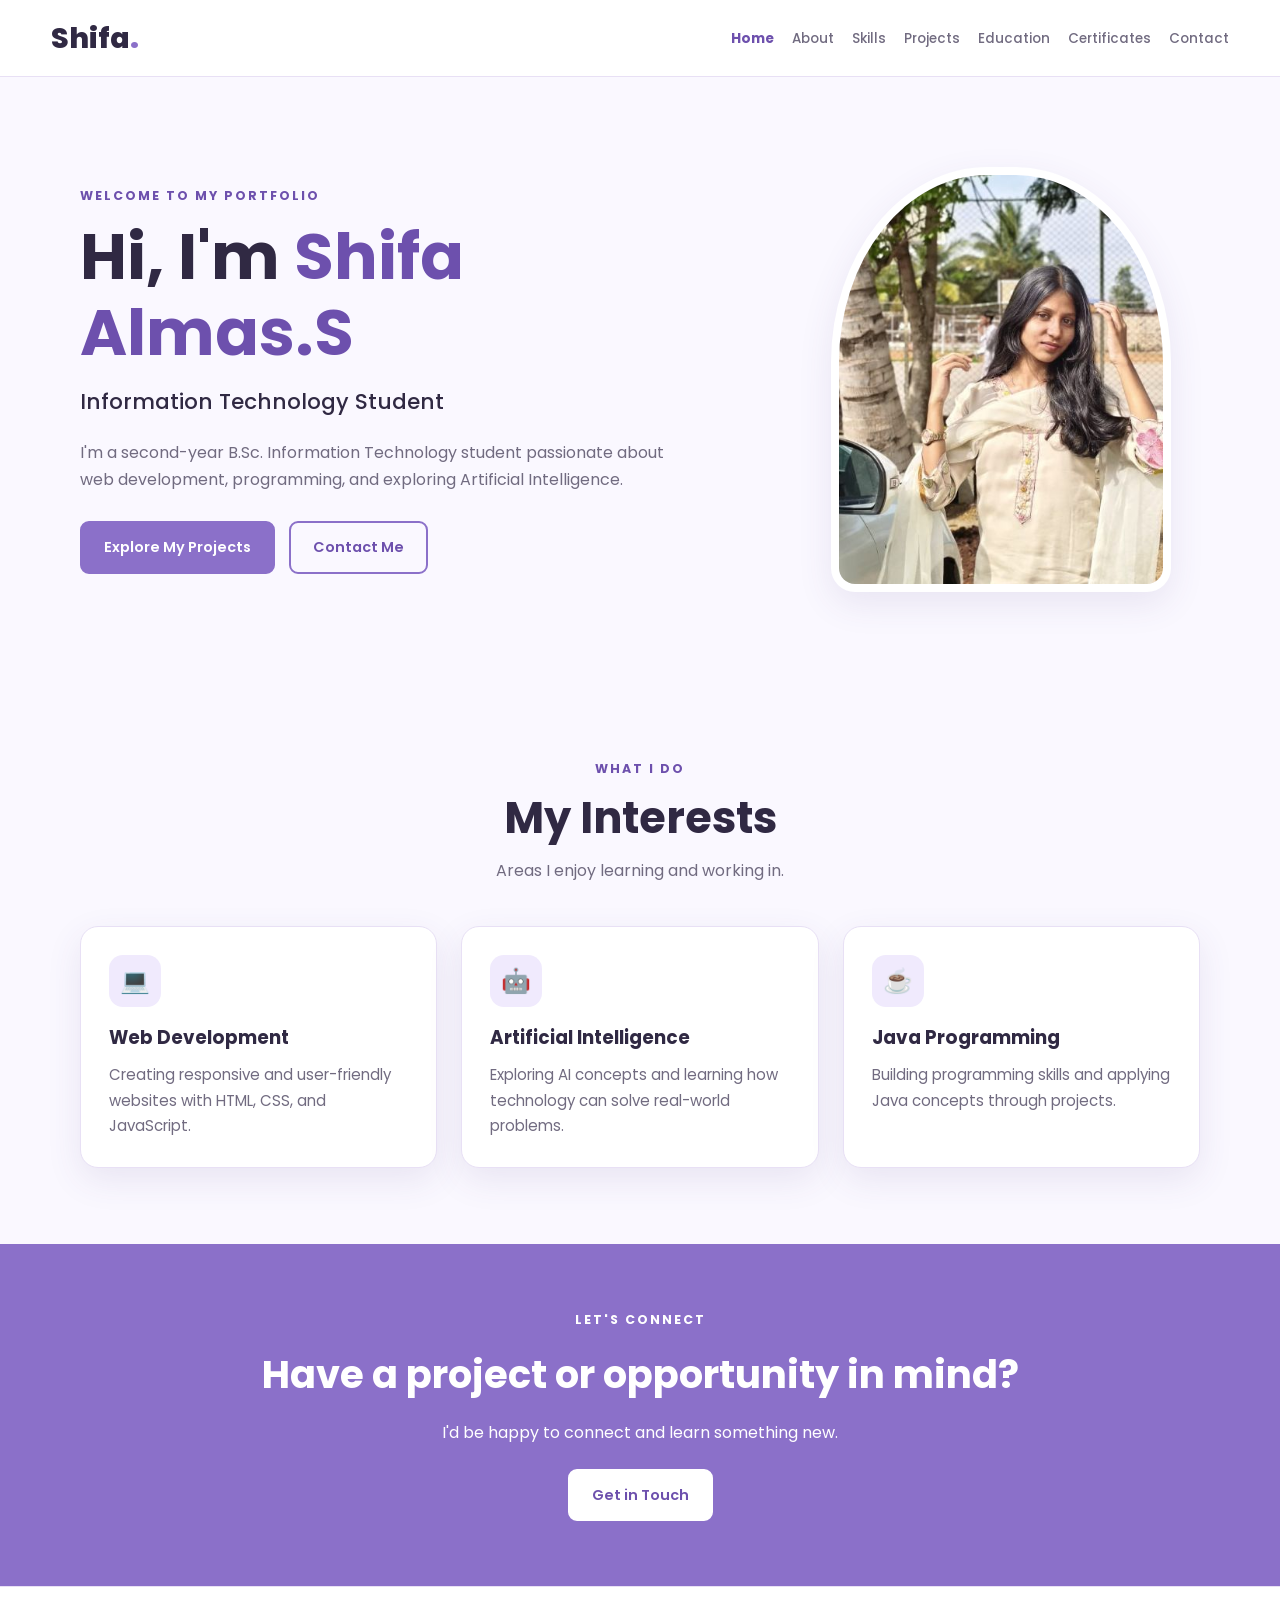
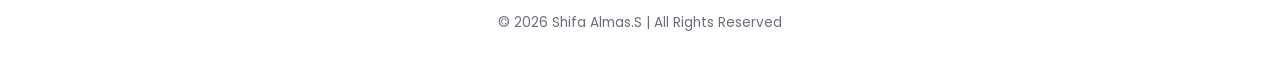
<file: index.html>
<!DOCTYPE html>
<html lang="en">
<head>
    <meta charset="UTF-8">
    <meta name="viewport" content="width=device-width, initial-scale=1.0">
    <meta name="description" content="Portfolio of Shifa Almas.S, an Information Technology student interested in web development and AI.">
    <title>Home | Shifa Almas.S</title>
    <link rel="stylesheet" href="style.css">
</head>
<body>
    <header class="site-header">
        <nav class="navbar">
            <a href="index.html" class="logo">Shifa<span>.</span></a>
            <button class="menu-toggle" aria-label="Toggle navigation" aria-expanded="false">☰</button>
            <ul class="nav-links">
                <li><a href="index.html" class="active">Home</a></li>
                <li><a href="about.html">About</a></li>
                <li><a href="skills.html">Skills</a></li>
                <li><a href="projects.html">Projects</a></li>
                <li><a href="education.html">Education</a></li>
                <li><a href="certificates.html">Certificates</a></li>
                <li><a href="contact.html">Contact</a></li>
            </ul>
        </nav>
    </header>

    <main>
        <section class="hero container">
            <div class="hero-content">
                <p class="eyebrow">WELCOME TO MY PORTFOLIO</p>
                <h1>Hi, I'm <span>Shifa Almas.S</span></h1>
                <h2>Information Technology Student</h2>
                <p>
                    I'm a second-year B.Sc. Information Technology student
                    passionate about web development, programming, and
                    exploring Artificial Intelligence.
                </p>
                <div class="hero-buttons">
                    <a href="projects.html" class="btn">Explore My Projects</a>
                    <a href="contact.html" class="btn btn-outline">Contact Me</a>
                </div>
            </div>

            <div class="hero-image">
                <img src="./Shifa.jpeg" alt="Profile photo">
            </div>
        </section>

        <section class="section container">
            <div class="section-heading">
                <p class="eyebrow">WHAT I DO</p>
                <h2>My Interests</h2>
                <p>Areas I enjoy learning and working in.</p>
            </div>

            <div class="card-grid">
                <article class="info-card">
                    <div class="card-icon">💻</div>
                    <h3>Web Development</h3>
                    <p>Creating responsive and user-friendly websites with HTML, CSS, and JavaScript.</p>
                </article>

                <article class="info-card">
                    <div class="card-icon">🤖</div>
                    <h3>Artificial Intelligence</h3>
                    <p>Exploring AI concepts and learning how technology can solve real-world problems.</p>
                </article>

                <article class="info-card">
                    <div class="card-icon">☕</div>
                    <h3>Java Programming</h3>
                    <p>Building programming skills and applying Java concepts through projects.</p>
                </article>
            </div>
        </section>

        <section class="cta-section">
            <div class="container">
                <p class="eyebrow">LET'S CONNECT</p>
                <h2>Have a project or opportunity in mind?</h2>
                <p>I'd be happy to connect and learn something new.</p>
                <a href="contact.html" class="btn btn-light">Get in Touch</a>
            </div>
        </section>
    </main>

    <footer class="site-footer">
        <p>© <span class="current-year"></span> Shifa Almas.S | All Rights Reserved</p>
    </footer>

    <script src="script.js"></script>
</body>
</html>
</file>
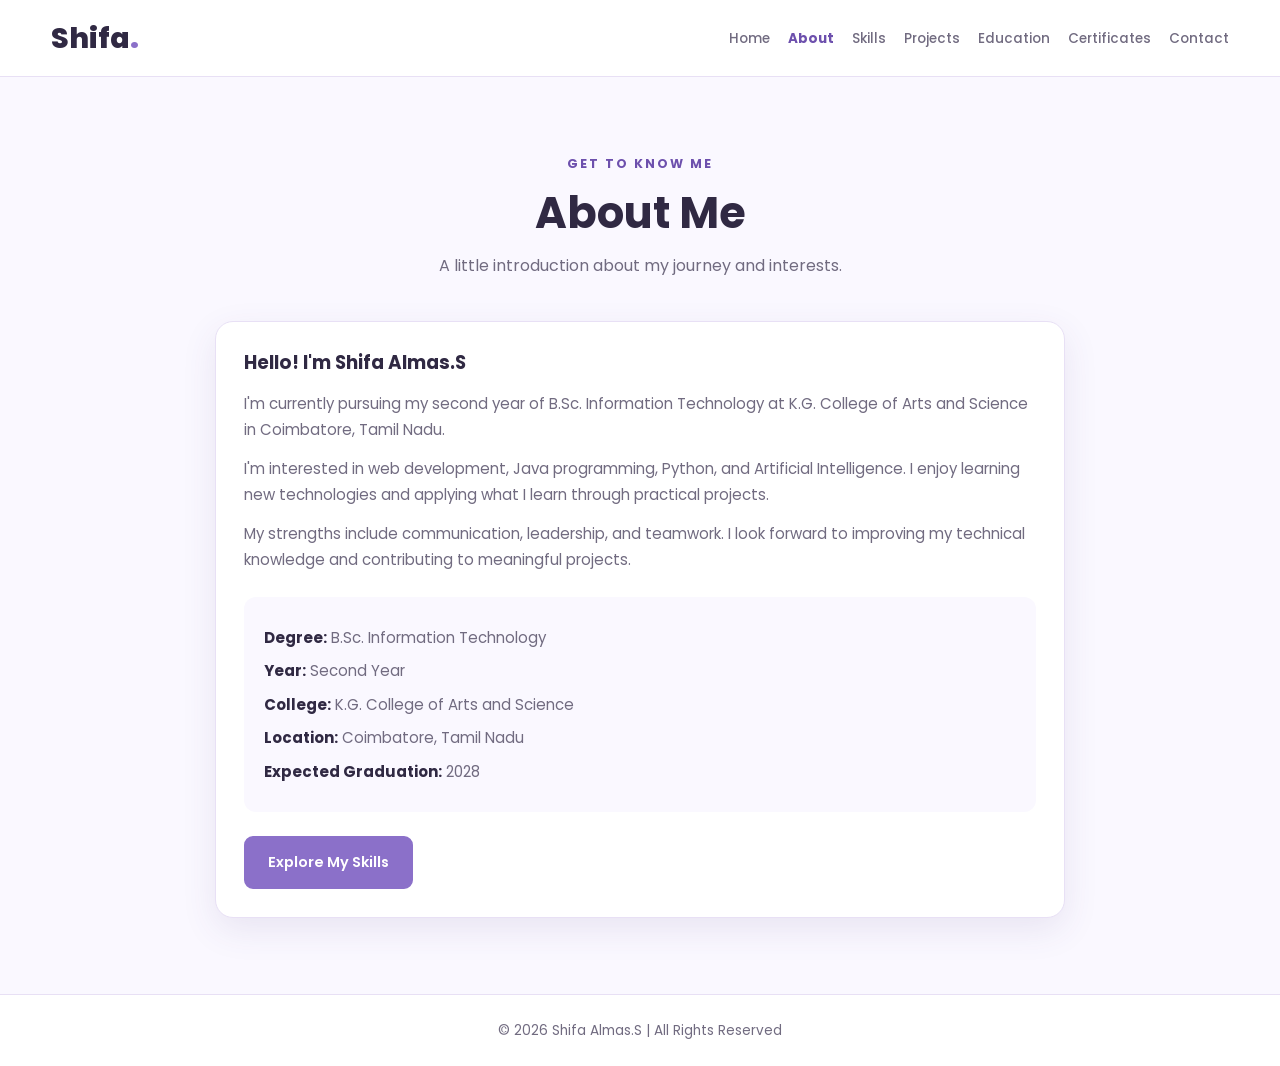
<file: about.html>
<!DOCTYPE html>
<html lang="en">
<head>
    <meta charset="UTF-8">
    <meta name="viewport" content="width=device-width, initial-scale=1.0">
    <title>About | Shifa Almas.S</title>
    <link rel="stylesheet" href="style.css">
</head>
<body>
    <header class="site-header">
        <nav class="navbar">
            <a href="index.html" class="logo">Shifa<span>.</span></a>
            <button class="menu-toggle" aria-label="Toggle navigation" aria-expanded="false">☰</button>
            <ul class="nav-links">
                <li><a href="index.html">Home</a></li>
                <li><a href="about.html" class="active">About</a></li>
                <li><a href="skills.html">Skills</a></li>
                <li><a href="projects.html">Projects</a></li>
                <li><a href="education.html">Education</a></li>
                <li><a href="certificates.html">Certificates</a></li>
                <li><a href="contact.html">Contact</a></li>
            </ul>
        </nav>
    </header>

    <main class="page-section container">
        <div class="section-heading">
            <p class="eyebrow">GET TO KNOW ME</p>
            <h1>About Me</h1>
            <p>A little introduction about my journey and interests.</p>
        </div>

        <section class="content-card about-content">
            <h2>Hello! I'm Shifa Almas.S</h2>
            <p>
                I'm currently pursuing my second year of B.Sc. Information
                Technology at K.G. College of Arts and Science in Coimbatore,
                Tamil Nadu.
            </p>
            <p>
                I'm interested in web development, Java programming, Python,
                and Artificial Intelligence. I enjoy learning new technologies
                and applying what I learn through practical projects.
            </p>
            <p>
                My strengths include communication, leadership, and teamwork.
                I look forward to improving my technical knowledge and
                contributing to meaningful projects.
            </p>

            <div class="detail-list">
                <p><strong>Degree:</strong> B.Sc. Information Technology</p>
                <p><strong>Year:</strong> Second Year</p>
                <p><strong>College:</strong> K.G. College of Arts and Science</p>
                <p><strong>Location:</strong> Coimbatore, Tamil Nadu</p>
                <p><strong>Expected Graduation:</strong> 2028</p>
            </div>

            <a href="skills.html" class="btn">Explore My Skills</a>
        </section>
    </main>

    <footer class="site-footer">
        <p>© <span class="current-year"></span> Shifa Almas.S | All Rights Reserved</p>
    </footer>
    <script src="script.js"></script>
</body>
</html>
</file>
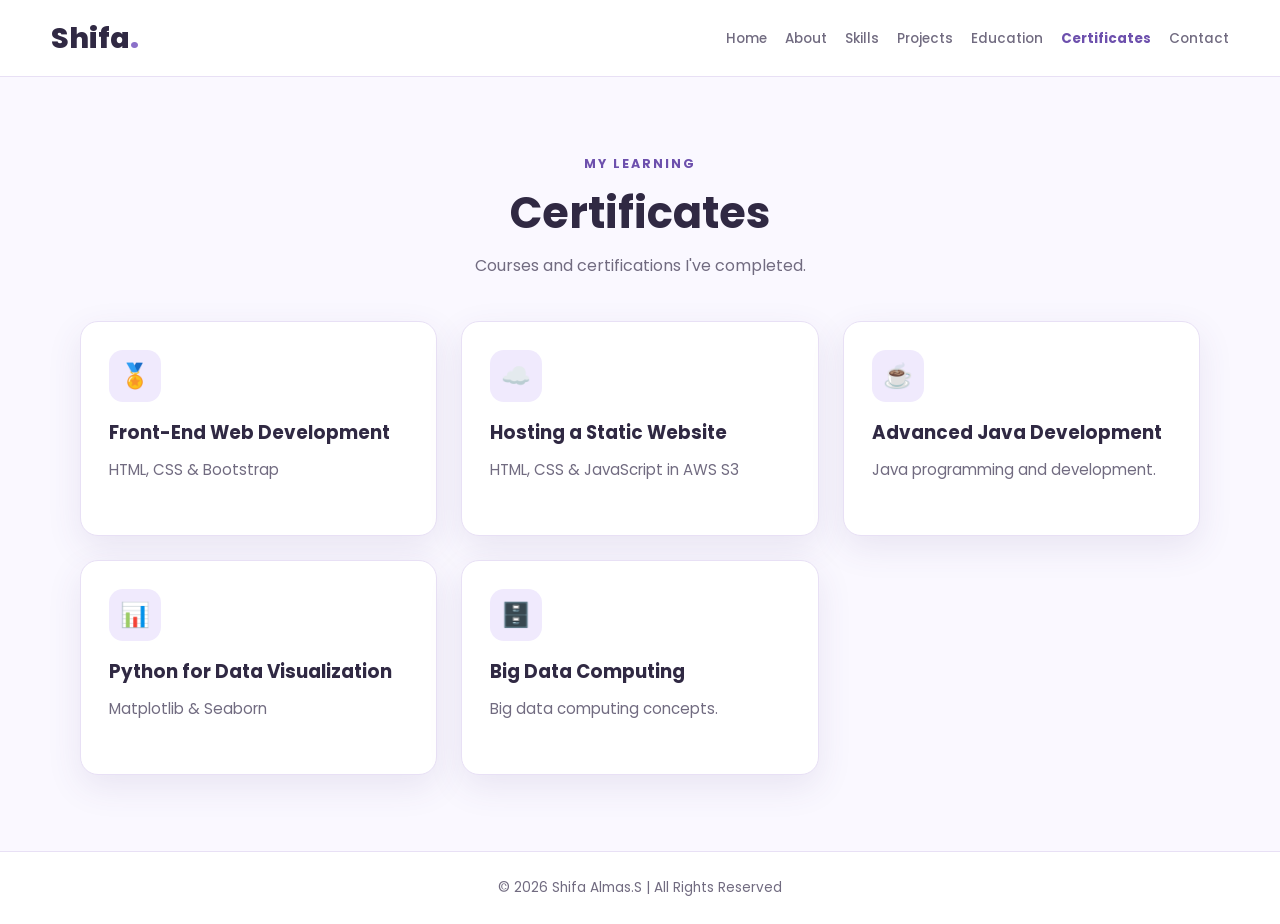
<file: certificates.html>
<!DOCTYPE html>
<html lang="en">
<head>
    <meta charset="UTF-8">
    <meta name="viewport" content="width=device-width, initial-scale=1.0">
    <title>Certificates | Shifa Almas.S</title>
    <link rel="stylesheet" href="style.css">
</head>
<body>
    <header class="site-header">
        <nav class="navbar">
            <a href="index.html" class="logo">Shifa<span>.</span></a>
            <button class="menu-toggle" aria-label="Toggle navigation" aria-expanded="false">☰</button>
            <ul class="nav-links">
                <li><a href="index.html">Home</a></li>
                <li><a href="about.html">About</a></li>
                <li><a href="skills.html">Skills</a></li>
                <li><a href="projects.html">Projects</a></li>
                <li><a href="education.html">Education</a></li>
                <li><a href="certificates.html" class="active">Certificates</a></li>
                <li><a href="contact.html">Contact</a></li>
            </ul>
        </nav>
    </header>

    <main class="page-section container">
        <div class="section-heading">
            <p class="eyebrow">MY LEARNING</p>
            <h1>Certificates</h1>
            <p>Courses and certifications I've completed.</p>
        </div>

        <div class="card-grid">
            <article class="info-card certificate-card">
                <div class="card-icon">🏅</div>
                <h2>Front-End Web Development</h2>
                <p>HTML, CSS &amp; Bootstrap</p>
            </article>

            <article class="info-card certificate-card">
                <div class="card-icon">☁️</div>
                <h2>Hosting a Static Website</h2>
                <p>HTML, CSS &amp; JavaScript in AWS S3</p>
            </article>

            <article class="info-card certificate-card">
                <div class="card-icon">☕</div>
                <h2>Advanced Java Development</h2>
                <p>Java programming and development.</p>
            </article>

            <article class="info-card certificate-card">
                <div class="card-icon">📊</div>
                <h2>Python for Data Visualization</h2>
                <p>Matplotlib &amp; Seaborn</p>
            </article>

            <article class="info-card certificate-card">
                <div class="card-icon">🗄️</div>
                <h2>Big Data Computing</h2>
                <p>Big data computing concepts.</p>
            </article>
        </div>
    </main>

    <footer class="site-footer">
        <p>© <span class="current-year"></span> Shifa Almas.S | All Rights Reserved</p>
    </footer>
    <script src="script.js"></script>
</body>
</html>
</file>
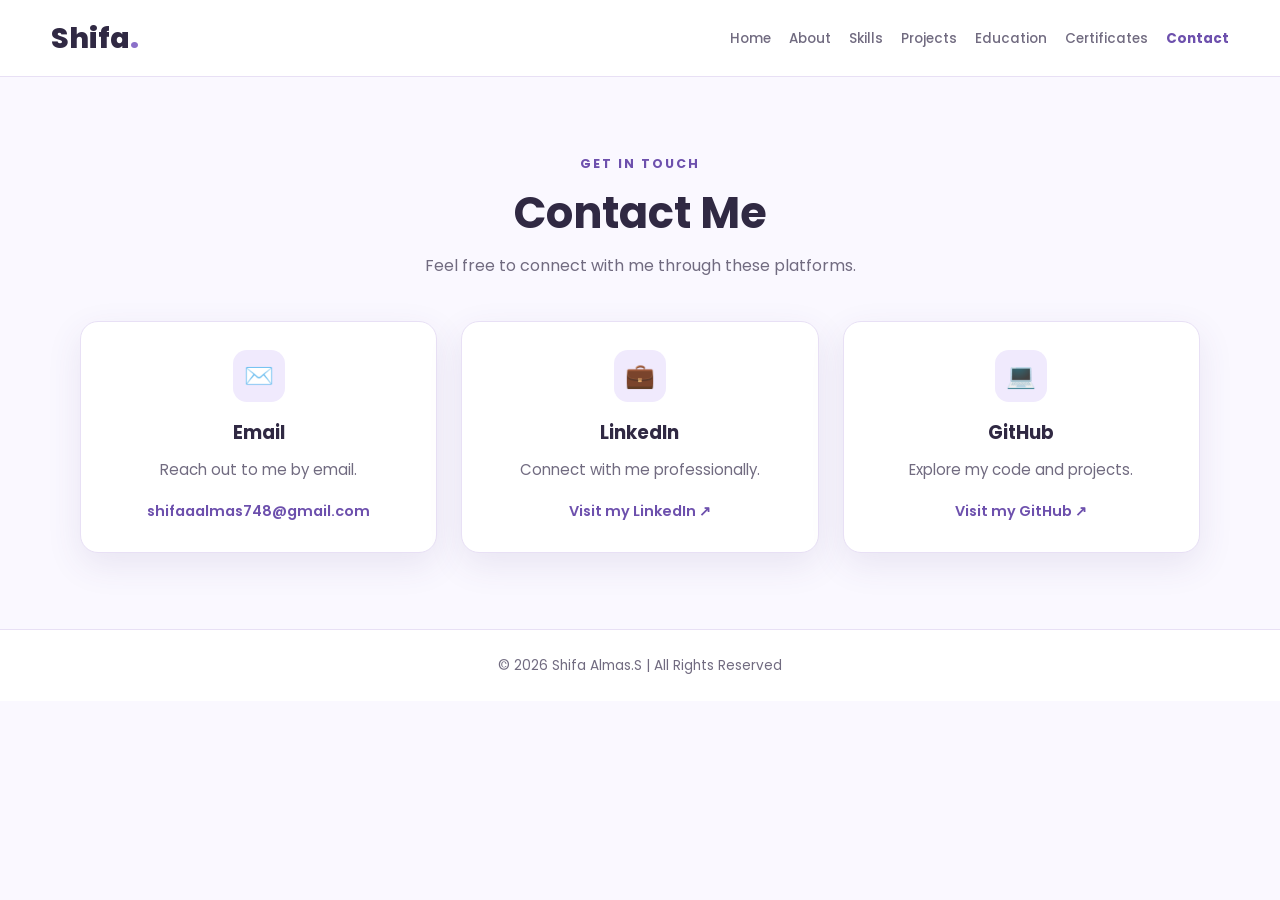
<file: contact.html>
<!DOCTYPE html>
<html lang="en">
<head>
    <meta charset="UTF-8">
    <meta name="viewport" content="width=device-width, initial-scale=1.0">
    <title>Contact | Shifa Almas.S</title>
    <link rel="stylesheet" href="style.css">
</head>
<body>
    <header class="site-header">
        <nav class="navbar">
            <a href="index.html" class="logo">Shifa<span>.</span></a>
            <button class="menu-toggle" aria-label="Toggle navigation" aria-expanded="false">☰</button>
            <ul class="nav-links">
                <li><a href="index.html">Home</a></li>
                <li><a href="about.html">About</a></li>
                <li><a href="skills.html">Skills</a></li>
                <li><a href="projects.html">Projects</a></li>
                <li><a href="education.html">Education</a></li>
                <li><a href="certificates.html">Certificates</a></li>
                <li><a href="contact.html" class="active">Contact</a></li>
            </ul>
        </nav>
    </header>

    <main class="page-section container">
        <div class="section-heading">
            <p class="eyebrow">GET IN TOUCH</p>
            <h1>Contact Me</h1>
            <p>Feel free to connect with me through these platforms.</p>
        </div>

        <div class="contact-grid">
            <article class="info-card contact-card">
                <div class="card-icon">✉️</div>
                <h2>Email</h2>
                <p>Reach out to me by email.</p>
                <a href="mailto:shifaaalmas748@gmail.com" class="text-link">
                    shifaaalmas748@gmail.com
                </a>
            </article>

            <article class="info-card contact-card">
                <div class="card-icon">💼</div>
                <h2>LinkedIn</h2>
                <p>Connect with me professionally.</p>
                <a
                    href="https://www.linkedin.com/in/shifa-almas-623b0343a"
                    target="_blank"
                    rel="noopener noreferrer"
                    class="text-link"
                >Visit my LinkedIn ↗</a>
            </article>

            <article class="info-card contact-card">
                <div class="card-icon">💻</div>
                <h2>GitHub</h2>
                <p>Explore my code and projects.</p>
                <a
                    href="https://github.com/shifaalmas-0822"
                    target="_blank"
                    rel="noopener noreferrer"
                    class="text-link"
                >Visit my GitHub ↗</a>
            </article>
        </div>
    </main>

    <footer class="site-footer">
        <p>© <span class="current-year"></span> Shifa Almas.S | All Rights Reserved</p>
    </footer>
    <script src="script.js"></script>
</body>
</html>
</file>
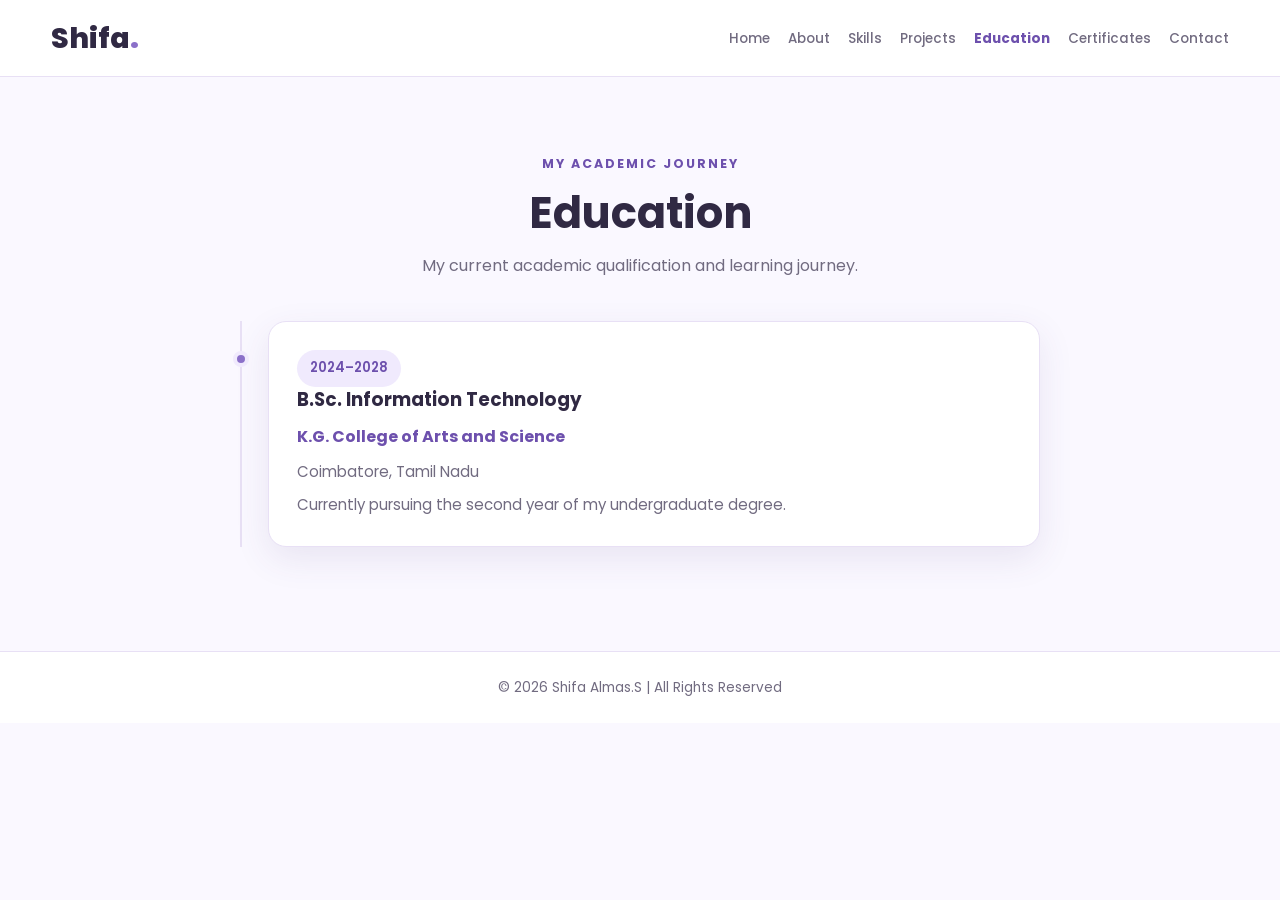
<file: education.html>
<!DOCTYPE html>
<html lang="en">
<head>
    <meta charset="UTF-8">
    <meta name="viewport" content="width=device-width, initial-scale=1.0">
    <title>Education | Shifa Almas.S</title>
    <link rel="stylesheet" href="style.css">
</head>
<body>
    <header class="site-header">
        <nav class="navbar">
            <a href="index.html" class="logo">Shifa<span>.</span></a>
            <button class="menu-toggle" aria-label="Toggle navigation" aria-expanded="false">☰</button>
            <ul class="nav-links">
                <li><a href="index.html">Home</a></li>
                <li><a href="about.html">About</a></li>
                <li><a href="skills.html">Skills</a></li>
                <li><a href="projects.html">Projects</a></li>
                <li><a href="education.html" class="active">Education</a></li>
                <li><a href="certificates.html">Certificates</a></li>
                <li><a href="contact.html">Contact</a></li>
            </ul>
        </nav>
    </header>

    <main class="page-section container">
        <div class="section-heading">
            <p class="eyebrow">MY ACADEMIC JOURNEY</p>
            <h1>Education</h1>
            <p>My current academic qualification and learning journey.</p>
        </div>

        <div class="timeline">
            <article class="timeline-item">
                <div class="timeline-dot"></div>
                <div class="content-card">
                    <span class="tag">2024–2028</span>
                    <h2>B.Sc. Information Technology</h2>
                    <h3>K.G. College of Arts and Science</h3>
                    <p>Coimbatore, Tamil Nadu</p>
                    <p>Currently pursuing the second year of my undergraduate degree.</p>
                </div>
            </article>
        </div>
    </main>

    <footer class="site-footer">
        <p>© <span class="current-year"></span> Shifa Almas.S | All Rights Reserved</p>
    </footer>
    <script src="script.js"></script>
</body>
</html>
</file>
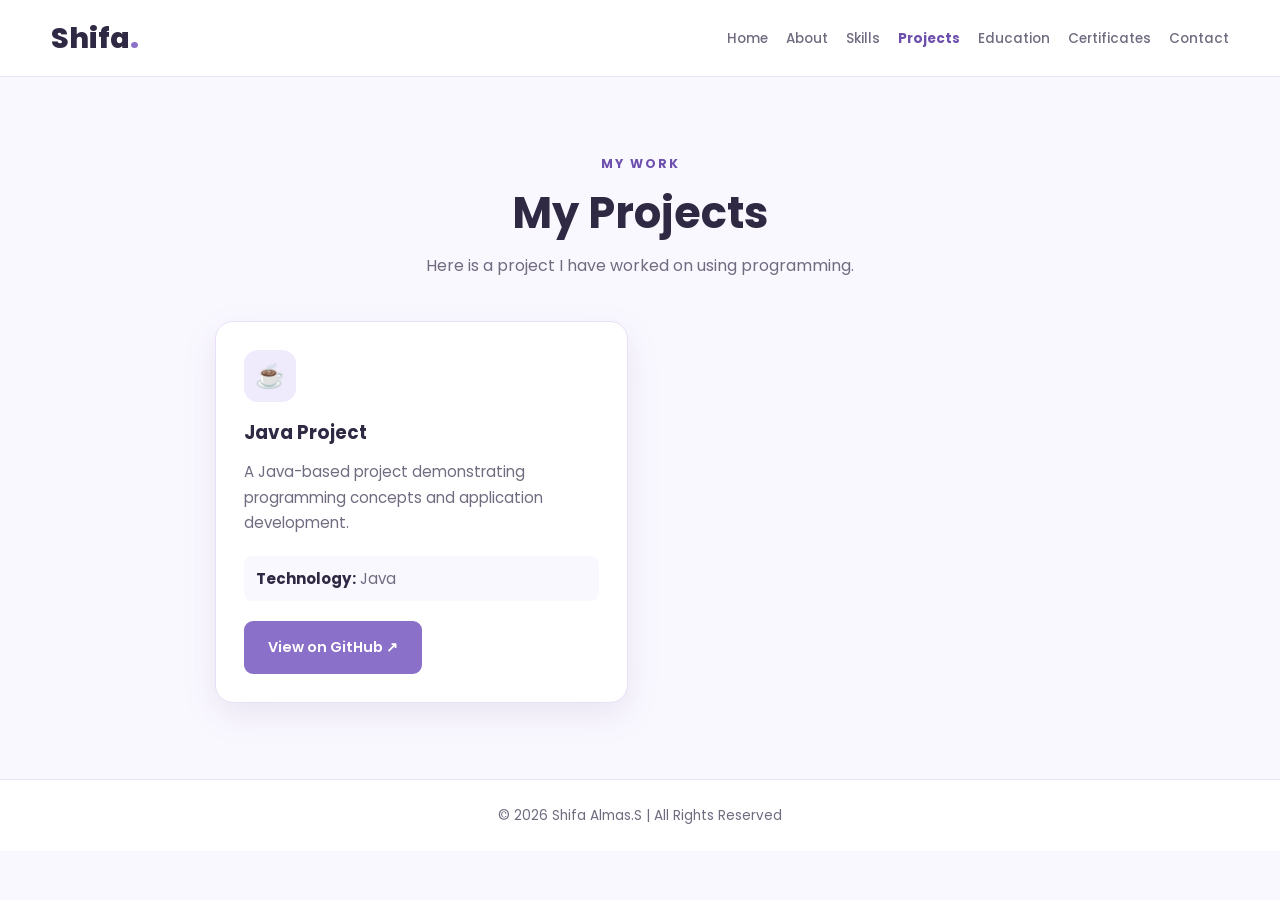
<file: projects.html>
<!DOCTYPE html>
<html lang="en">
<head>
    <meta charset="UTF-8">
    <meta name="viewport" content="width=device-width, initial-scale=1.0">
    <title>Projects | Shifa Almas.S</title>
    <link rel="stylesheet" href="style.css">
</head>
<body>
    <header class="site-header">
        <nav class="navbar">
            <a href="index.html" class="logo">Shifa<span>.</span></a>
            <button class="menu-toggle" aria-label="Toggle navigation" aria-expanded="false">☰</button>
            <ul class="nav-links">
                <li><a href="index.html">Home</a></li>
                <li><a href="about.html">About</a></li>
                <li><a href="skills.html">Skills</a></li>
                <li><a href="projects.html" class="active">Projects</a></li>
                <li><a href="education.html">Education</a></li>
                <li><a href="certificates.html">Certificates</a></li>
                <li><a href="contact.html">Contact</a></li>
            </ul>
        </nav>
    </header>

    <main class="page-section container">
        <div class="section-heading">
            <p class="eyebrow">MY WORK</p>
            <h1>My Projects</h1>
            <p>Here is a project I have worked on using programming.</p>
        </div>

        <div class="project-grid">
            <article class="project-card">
                <div class="project-icon">☕</div>
                <h2>Java Project</h2>
                <p>
                    A Java-based project demonstrating programming concepts
                    and application development.
                </p>
                <p class="project-tech"><strong>Technology:</strong> Java</p>
                <a
                    href="https://github.com/shifaaalmas-0822/java_prj_25bit151"
                    target="_blank"
                    rel="noopener noreferrer"
                    class="btn"
                >View on GitHub ↗</a>
            </article>
        </div>
    </main>

    <footer class="site-footer">
        <p>© <span class="current-year"></span> Shifa Almas.S | All Rights Reserved</p>
    </footer>
    <script src="script.js"></script>
</body>
</html>
</file>
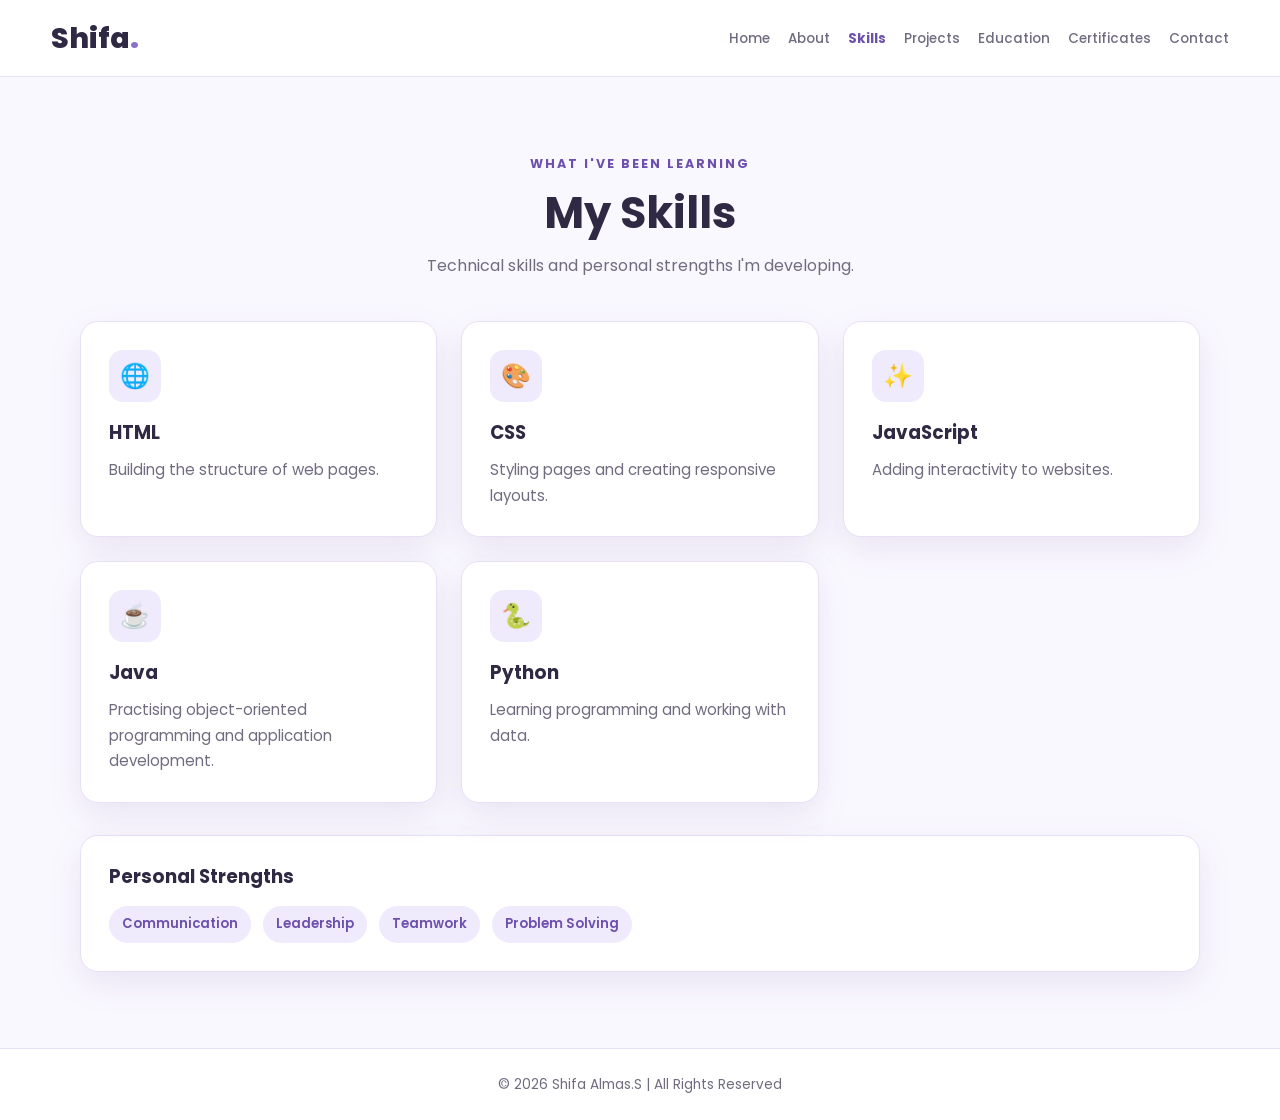
<file: skills.html>
<!DOCTYPE html>
<html lang="en">
<head>
    <meta charset="UTF-8">
    <meta name="viewport" content="width=device-width, initial-scale=1.0">
    <title>Skills | Shifa Almas.S</title>
    <link rel="stylesheet" href="style.css">
</head>
<body>
    <header class="site-header">
        <nav class="navbar">
            <a href="index.html" class="logo">Shifa<span>.</span></a>
            <button class="menu-toggle" aria-label="Toggle navigation" aria-expanded="false">☰</button>
            <ul class="nav-links">
                <li><a href="index.html">Home</a></li>
                <li><a href="about.html">About</a></li>
                <li><a href="skills.html" class="active">Skills</a></li>
                <li><a href="projects.html">Projects</a></li>
                <li><a href="education.html">Education</a></li>
                <li><a href="certificates.html">Certificates</a></li>
                <li><a href="contact.html">Contact</a></li>
            </ul>
        </nav>
    </header>

    <main class="page-section container">
        <div class="section-heading">
            <p class="eyebrow">WHAT I'VE BEEN LEARNING</p>
            <h1>My Skills</h1>
            <p>Technical skills and personal strengths I'm developing.</p>
        </div>

        <div class="card-grid">
            <article class="info-card">
                <div class="card-icon">🌐</div>
                <h2>HTML</h2>
                <p>Building the structure of web pages.</p>
            </article>
            <article class="info-card">
                <div class="card-icon">🎨</div>
                <h2>CSS</h2>
                <p>Styling pages and creating responsive layouts.</p>
            </article>
            <article class="info-card">
                <div class="card-icon">✨</div>
                <h2>JavaScript</h2>
                <p>Adding interactivity to websites.</p>
            </article>
            <article class="info-card">
                <div class="card-icon">☕</div>
                <h2>Java</h2>
                <p>Practising object-oriented programming and application development.</p>
            </article>
            <article class="info-card">
                <div class="card-icon">🐍</div>
                <h2>Python</h2>
                <p>Learning programming and working with data.</p>
            </article>
        </div>

        <section class="content-card strengths">
            <h2>Personal Strengths</h2>
            <div class="tag-list">
                <span class="tag">Communication</span>
                <span class="tag">Leadership</span>
                <span class="tag">Teamwork</span>
                <span class="tag">Problem Solving</span>
            </div>
        </section>
    </main>

    <footer class="site-footer">
        <p>© <span class="current-year"></span> Shifa Almas.S | All Rights Reserved</p>
    </footer>
    <script src="script.js"></script>
</body>
</html>
</file>
<file: style.css>
@import url('https://fonts.googleapis.com/css2?family=Poppins:wght@300;400;500;600;700;800&display=swap');

:root {
    --lavender: #8b70c9;
    --lavender-dark: #6d50ad;
    --lavender-light: #f0eafd;
    --lavender-pale: #faf8ff;
    --text: #302943;
    --muted: #716b80;
    --white: #ffffff;
    --border: #e8e0f5;
    --shadow: 0 12px 35px rgba(78, 55, 125, 0.10);
}

* {
    margin: 0;
    padding: 0;
    box-sizing: border-box;
}

html {
    scroll-behavior: smooth;
}

body {
    font-family: 'Poppins', sans-serif;
    background: var(--lavender-pale);
    color: var(--text);
    line-height: 1.7;
}

a {
    text-decoration: none;
    color: inherit;
}

p {
    color: var(--muted);
}

.container {
    width: min(1120px, 90%);
    margin: 0 auto;
}

/* Navigation */

.site-header {
    background: rgba(255, 255, 255, 0.96);
    border-bottom: 1px solid var(--border);
    position: sticky;
    top: 0;
    z-index: 100;
}

.navbar {
    width: min(1200px, 92%);
    min-height: 76px;
    margin: 0 auto;
    display: flex;
    align-items: center;
    justify-content: space-between;
    gap: 24px;
}

.logo {
    font-size: 1.8rem;
    font-weight: 800;
    color: var(--text);
    flex-shrink: 0;
}

.logo span {
    color: var(--lavender);
}

.nav-links {
    display: flex;
    align-items: center;
    gap: 18px;
    list-style: none;
}

.nav-links a {
    color: var(--muted);
    font-size: 0.84rem;
    font-weight: 500;
    transition: color 0.2s ease;
}

.nav-links a:hover,
.nav-links a.active {
    color: var(--lavender-dark);
}

.nav-links a.active {
    font-weight: 700;
}

.menu-toggle {
    display: none;
    border: 0;
    background: var(--lavender-light);
    color: var(--lavender-dark);
    border-radius: 8px;
    padding: 8px 12px;
    font-size: 1.3rem;
    cursor: pointer;
}

/* Homepage hero */

.hero {
    display: grid;
    grid-template-columns: 1.25fr 0.75fr;
    align-items: center;
    gap: 60px;
    padding-top: 90px;
    padding-bottom: 90px;
    min-height: 570px;
}

.eyebrow {
    color: var(--lavender-dark);
    font-size: 0.78rem;
    font-weight: 700;
    letter-spacing: 2px;
    text-transform: uppercase;
    margin-bottom: 12px;
}

.hero h1 {
    font-size: clamp(2.3rem, 5vw, 4rem);
    line-height: 1.2;
    margin-bottom: 12px;
}

.hero h1 span {
    color: var(--lavender-dark);
}

.hero h2 {
    font-size: 1.35rem;
    font-weight: 500;
    margin-bottom: 18px;
}

.hero-content > p:not(.eyebrow) {
    max-width: 600px;
}

.hero-buttons {
    display: flex;
    flex-wrap: wrap;
    gap: 14px;
    margin-top: 28px;
}

.hero-image {
    display: flex;
    justify-content: center;
    align-items: center;
}

.hero-image img {
    width: min(340px, 100%);
    aspect-ratio: 4 / 5;
    object-fit: cover;
    object-position: center;
    border-radius: 46% 46% 24px 24px;
    border: 8px solid var(--white);
    box-shadow: var(--shadow);
    background: var(--lavender-light);
}

/* Buttons */

.btn {
    display: inline-flex;
    align-items: center;
    justify-content: center;
    gap: 8px;
    padding: 12px 22px;
    border: 2px solid var(--lavender);
    border-radius: 9px;
    background: var(--lavender);
    color: var(--white);
    font-family: inherit;
    font-size: 0.9rem;
    font-weight: 600;
    transition: transform 0.2s ease, background 0.2s ease;
}

.btn:hover {
    background: var(--lavender-dark);
    border-color: var(--lavender-dark);
    transform: translateY(-2px);
}

.btn-outline {
    background: transparent;
    color: var(--lavender-dark);
}

.btn-outline:hover {
    color: var(--white);
}

.btn-light {
    background: var(--white);
    color: var(--lavender-dark);
    border-color: var(--white);
}

.btn-light:hover {
    background: var(--lavender-light);
    color: var(--lavender-dark);
    border-color: var(--lavender-light);
}

/* Sections and headings */

.section,
.page-section {
    padding-top: 76px;
    padding-bottom: 76px;
}

.section-heading {
    text-align: center;
    max-width: 700px;
    margin: 0 auto 42px;
}

.section-heading h1,
.section-heading h2 {
    font-size: clamp(2rem, 4vw, 2.7rem);
    line-height: 1.25;
    margin-bottom: 12px;
}

.section-heading > p:last-child {
    margin-top: 8px;
}

/* Cards */

.card-grid {
    display: grid;
    grid-template-columns: repeat(3, minmax(0, 1fr));
    gap: 24px;
}

.info-card,
.content-card,
.project-card {
    background: var(--white);
    border: 1px solid var(--border);
    border-radius: 18px;
    padding: 28px;
    box-shadow: var(--shadow);
}

.info-card {
    transition: transform 0.2s ease, box-shadow 0.2s ease;
}

.info-card:hover,
.project-card:hover {
    transform: translateY(-5px);
    box-shadow: 0 18px 38px rgba(78, 55, 125, 0.15);
}

.card-icon,
.project-icon {
    width: 52px;
    height: 52px;
    display: grid;
    place-items: center;
    background: var(--lavender-light);
    border-radius: 14px;
    font-size: 1.5rem;
    margin-bottom: 18px;
}

.info-card h2,
.info-card h3,
.content-card h2,
.project-card h2 {
    font-size: 1.15rem;
    line-height: 1.45;
    margin-bottom: 10px;
}

.info-card p,
.content-card p,
.project-card p {
    font-size: 0.94rem;
}

/* About page */

.about-content {
    max-width: 850px;
    margin: 0 auto;
}

.about-content > p {
    margin: 14px 0;
}

.detail-list {
    background: var(--lavender-pale);
    border-radius: 12px;
    padding: 20px;
    margin: 24px 0;
}

.detail-list p {
    margin: 8px 0;
    overflow-wrap: anywhere;
}

.detail-list strong {
    color: var(--text);
}

/* Skills page */

.strengths {
    margin-top: 32px;
}

.tag-list {
    display: flex;
    flex-wrap: wrap;
    gap: 12px;
    margin-top: 16px;
}

.tag {
    display: inline-block;
    background: var(--lavender-light);
    color: var(--lavender-dark);
    padding: 7px 13px;
    border-radius: 30px;
    font-size: 0.82rem;
    font-weight: 600;
}

/* Projects page */

.project-grid {
    display: grid;
    grid-template-columns: repeat(2, minmax(0, 1fr));
    gap: 24px;
    max-width: 850px;
    margin: 0 auto;
}

.project-card {
    transition: transform 0.2s ease, box-shadow 0.2s ease;
}

.project-card p {
    margin: 12px 0;
}

.project-card .project-tech {
    background: var(--lavender-pale);
    border-radius: 8px;
    padding: 10px 12px;
    margin: 20px 0;
}

.project-tech strong {
    color: var(--text);
}

/* Education page */

.timeline {
    max-width: 800px;
    margin: 0 auto;
    padding-left: 26px;
    border-left: 2px solid var(--border);
}

.timeline-item {
    position: relative;
    margin-bottom: 28px;
}

.timeline-dot {
    width: 16px;
    height: 16px;
    background: var(--lavender);
    border: 4px solid var(--lavender-light);
    border-radius: 50%;
    position: absolute;
    left: -35px;
    top: 30px;
}

.timeline-item h3 {
    color: var(--lavender-dark);
    font-size: 1rem;
    margin-bottom: 6px;
}

.timeline-item p {
    margin-top: 8px;
}

/* Certificates */

.certificate-card {
    min-height: 215px;
}

.certificate-card h2 {
    overflow-wrap: anywhere;
}

/* Contact */

.contact-grid {
    display: grid;
    grid-template-columns: repeat(3, minmax(0, 1fr));
    gap: 24px;
}

.contact-card {
    text-align: center;
}

.contact-card .card-icon {
    margin-left: auto;
    margin-right: auto;
}

.text-link {
    display: inline-block;
    margin-top: 16px;
    color: var(--lavender-dark);
    font-size: 0.9rem;
    font-weight: 600;
    overflow-wrap: anywhere;
}

.text-link:hover {
    text-decoration: underline;
}

/* Call to action */

.cta-section {
    text-align: center;
    padding: 65px 0;
    background: var(--lavender);
    color: var(--white);
}

.cta-section .eyebrow,
.cta-section p,
.cta-section h2 {
    color: var(--white);
}

.cta-section h2 {
    font-size: clamp(1.6rem, 3.5vw, 2.4rem);
    margin-bottom: 12px;
}

.cta-section .btn {
    margin-top: 22px;
}

/* Footer */

.site-footer {
    background: var(--white);
    border-top: 1px solid var(--border);
    padding: 24px 15px;
    text-align: center;
}

.site-footer p {
    font-size: 0.85rem;
}

/* Responsive layout */

@media (max-width: 1050px) {
    .navbar {
        flex-wrap: wrap;
        padding: 14px 0;
    }

    .nav-links {
        gap: 12px;
    }

    .nav-links a {
        font-size: 0.78rem;
    }

    .hero {
        gap: 35px;
    }
}

@media (max-width: 800px) {
    .menu-toggle {
        display: block;
    }

    .navbar {
        position: relative;
    }

    .nav-links {
        display: none;
        width: 100%;
        flex-direction: column;
        align-items: stretch;
        gap: 0;
        padding: 10px 0;
    }

    .nav-links.open {
        display: flex;
    }

    .nav-links a {
        display: block;
        padding: 10px 4px;
        font-size: 0.92rem;
    }

    .hero {
        grid-template-columns: 1fr;
        text-align: center;
        padding-top: 55px;
        padding-bottom: 55px;
    }

    .hero-content > p:not(.eyebrow) {
        margin-left: auto;
        margin-right: auto;
    }

    .hero-buttons {
        justify-content: center;
    }

    .hero-image {
        grid-row: 1;
    }

    .hero-image img {
        width: min(270px, 80%);
    }

    .card-grid,
    .contact-grid {
        grid-template-columns: repeat(2, minmax(0, 1fr));
    }
}

@media (max-width: 560px) {
    .container {
        width: 88%;
    }

    .section,
    .page-section {
        padding-top: 52px;
        padding-bottom: 52px;
    }

    .card-grid,
    .contact-grid,
    .project-grid {
        grid-template-columns: 1fr;
    }

    .info-card,
    .content-card,
    .project-card {
        padding: 22px;
    }

    .hero h1 {
        font-size: 2.35rem;
    }

    .hero h2 {
        font-size: 1.15rem;
    }

    .hero-buttons {
        flex-direction: column;
    }

    .hero-buttons .btn {
        width: 100%;
    }

    .timeline {
        padding-left: 20px;
    }

    .timeline-dot {
        left: -29px;
    }
}
</file>
